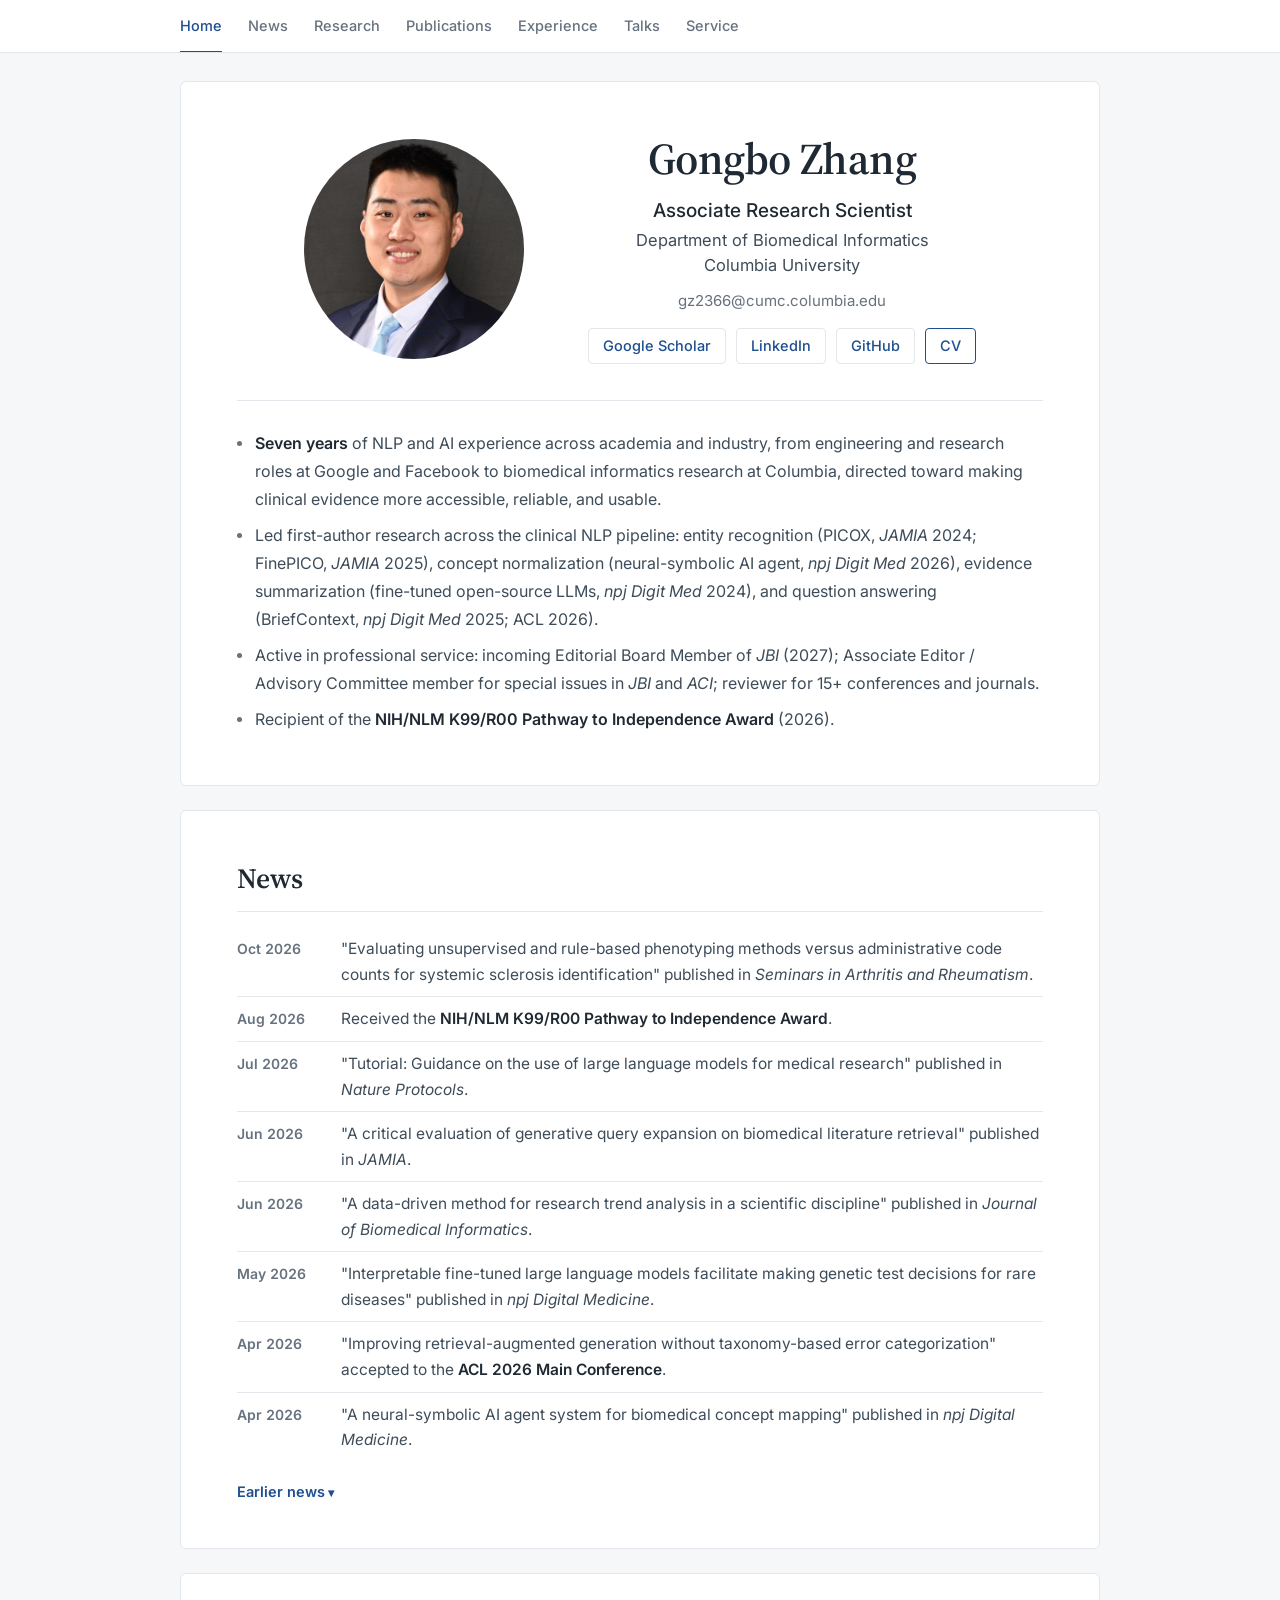
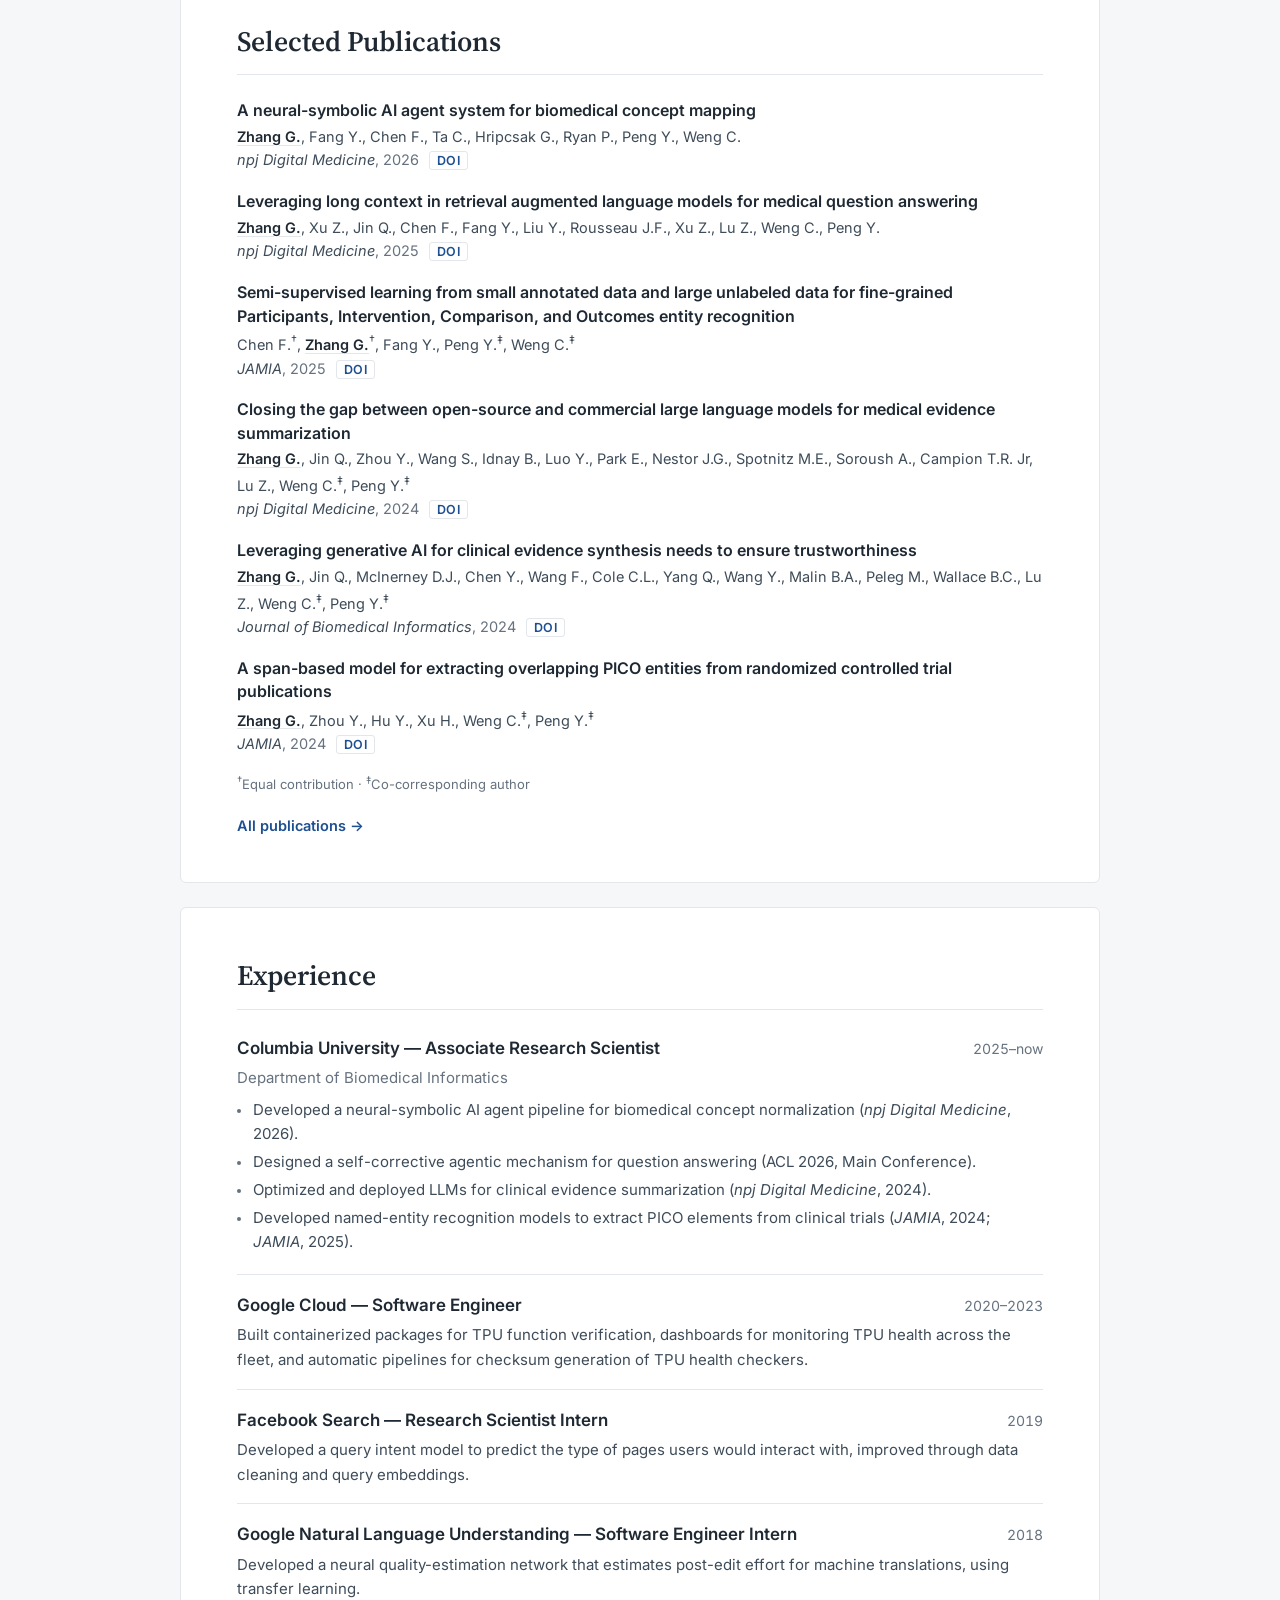
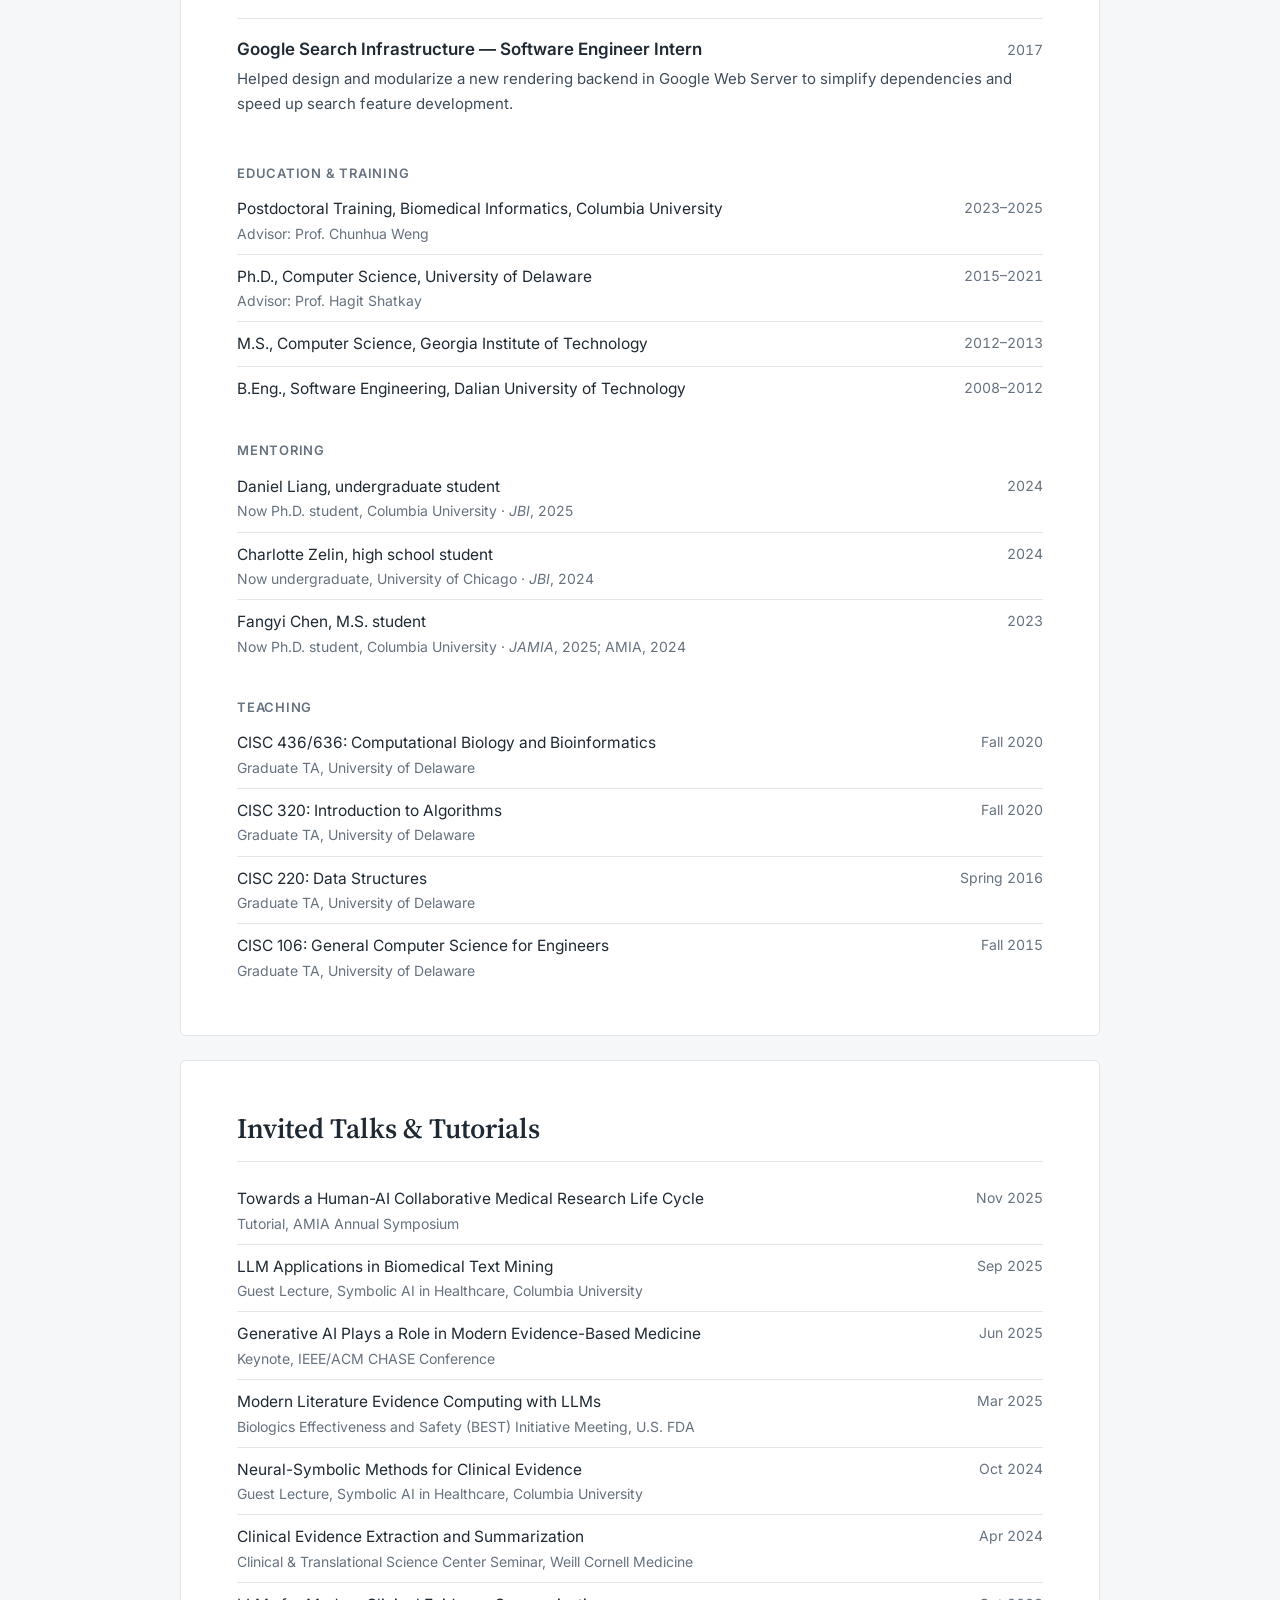
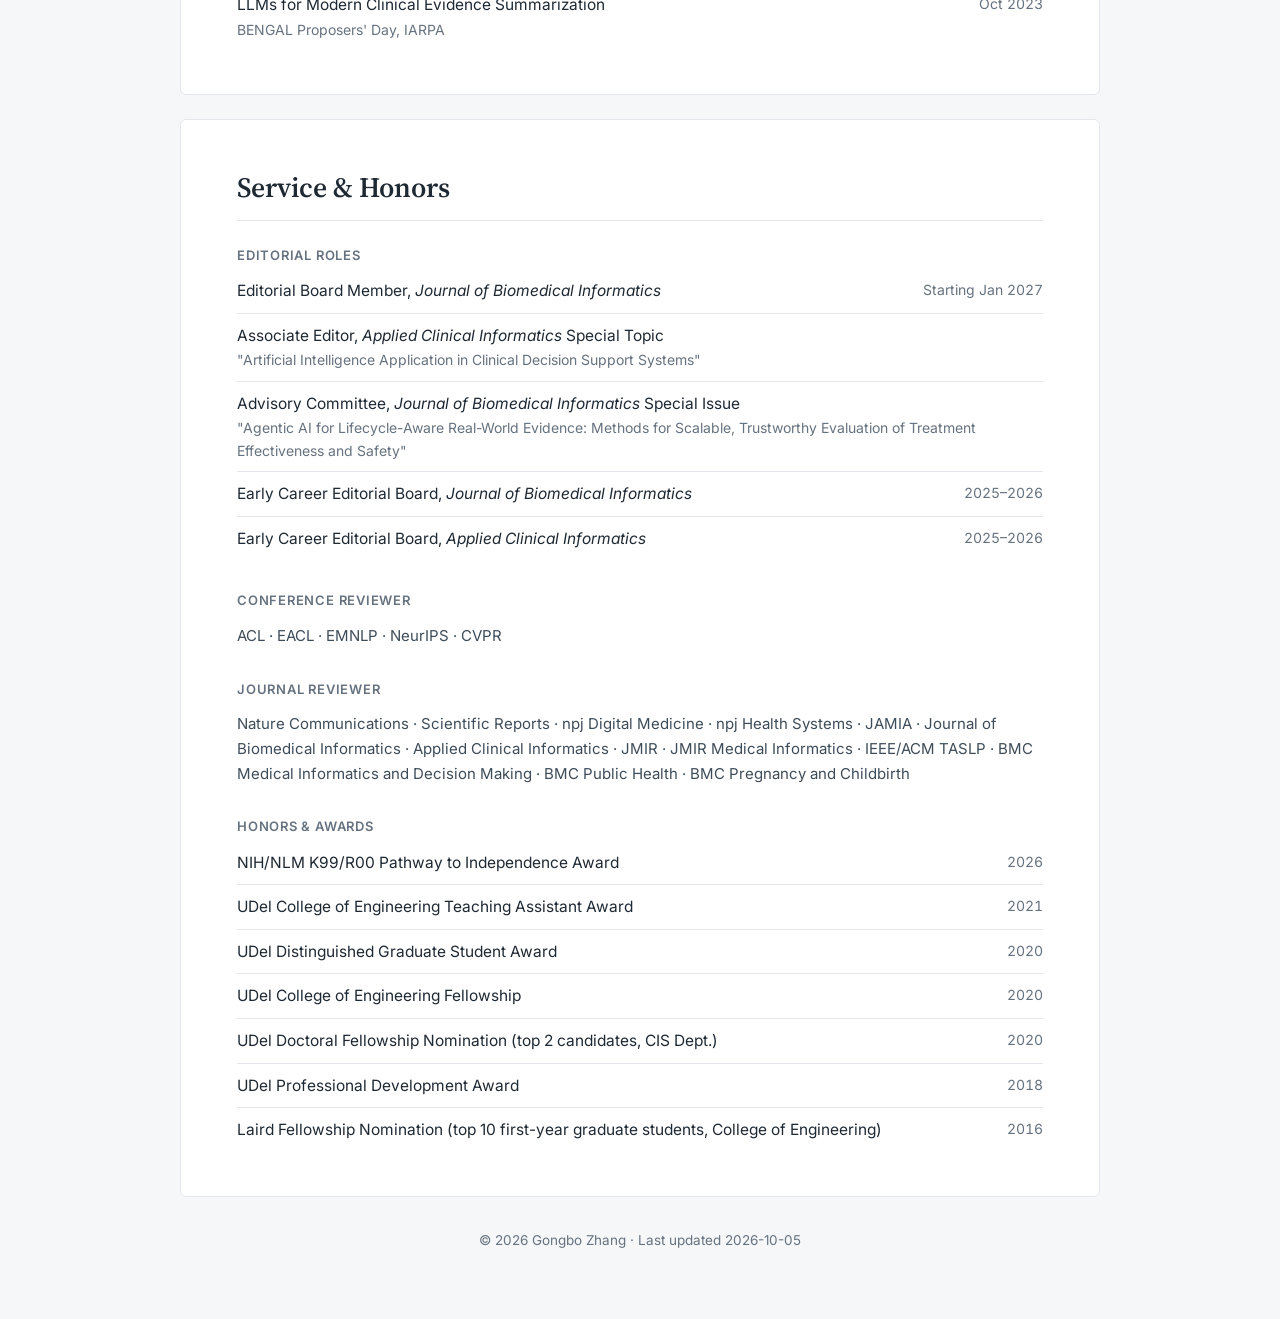
<file: index.html>
<!doctype html>
<html lang="en">
<head>
<meta charset="utf-8">
<meta name="viewport" content="width=device-width, initial-scale=1">
<title>Gongbo Zhang</title>
<meta name="description" content="Gongbo Zhang — Associate Research Scientist, Department of Biomedical Informatics, Columbia University. NLP, LLMs, and AI agents for clinical evidence.">
<link rel="preconnect" href="https://fonts.googleapis.com">
<link rel="preconnect" href="https://fonts.gstatic.com" crossorigin>
<link href="https://fonts.googleapis.com/css2?family=Inter:wght@400;500;600;700&family=Source+Serif+4:opsz,wght@8..60,600&display=swap" rel="stylesheet">
<link rel="stylesheet" href="style.css">
</head>
<body>

<nav>
  <div class="nav-inner">
    <a href="index.html" class="active" aria-current="page">Home</a>
    <a href="index.html#news">News</a>
    <a href="research.html">Research</a>
    <a href="publications.html">Publications</a>
    <a href="index.html#experience">Experience</a>
    <a href="index.html#talks">Talks</a>
    <a href="index.html#service">Service</a>
  </div>
</nav>

<div class="container">

  <header class="card hero" id="top">
    <div class="hero-content">
      <img class="profile" src="assets/images/gongbo_zhang.jpg" alt="Gongbo Zhang" width="240" height="240">
      <div class="hero-text">
        <h1>Gongbo Zhang</h1>
        <p class="subtitle">Associate Research Scientist</p>
        <p class="affil">Department of Biomedical Informatics<br>Columbia University</p>
        <p class="email"><a href="mailto:gz2366@cumc.columbia.edu">gz2366@cumc.columbia.edu</a></p>
        <div class="contact">
          <a href="https://scholar.google.com/citations?user=w2roLoUAAAAJ">Google Scholar</a>
          <a href="https://www.linkedin.com/in/gongbo-zhang/">LinkedIn</a>
          <a href="https://github.com/gzhang64">GitHub</a>
          <a class="btn-cv" href="assets/Gongbo_Zhang_CV.pdf" target="_blank" rel="noopener">CV</a>
        </div>
      </div>
    </div>
    <ul class="bio">
      <li><b>Seven years</b> of NLP and AI experience across academia and industry, from engineering and research roles at Google and Facebook to biomedical informatics research at Columbia, directed toward making clinical evidence more accessible, reliable, and usable.</li>
      <li>Led first-author research across the clinical NLP pipeline: entity recognition (PICOX, <i>JAMIA</i> 2024; FinePICO, <i>JAMIA</i> 2025), concept normalization (neural-symbolic AI agent, <i>npj Digit Med</i> 2026), evidence summarization (fine-tuned open-source LLMs, <i>npj Digit Med</i> 2024), and question answering (BriefContext, <i>npj Digit Med</i> 2025; ACL 2026).</li>
      <li>Active in professional service: incoming Editorial Board Member of <i>JBI</i> (2027); Associate Editor / Advisory Committee member for special issues in <i>JBI</i> and <i>ACI</i>; reviewer for 15+ conferences and journals.</li>
      <li>Recipient of the <b>NIH/NLM K99/R00 Pathway to Independence Award</b> (2026).</li>
    </ul>
  </header>

  <section class="card" id="news">
    <h2>News</h2>
    <ul class="news">
      <li><span class="when">Oct 2026</span><span class="what">"Evaluating unsupervised and rule-based phenotyping methods versus administrative code counts for systemic sclerosis identification" published in <i>Seminars in Arthritis and Rheumatism</i>.</span></li>
      <li><span class="when">Aug 2026</span><span class="what">Received the <b>NIH/NLM K99/R00 Pathway to Independence Award</b>.</span></li>
      <li><span class="when">Jul 2026</span><span class="what">"Tutorial: Guidance on the use of large language models for medical research" published in <i>Nature Protocols</i>.</span></li>
      <li><span class="when">Jun 2026</span><span class="what">"A critical evaluation of generative query expansion on biomedical literature retrieval" published in <i>JAMIA</i>.</span></li>
      <li><span class="when">Jun 2026</span><span class="what">"A data-driven method for research trend analysis in a scientific discipline" published in <i>Journal of Biomedical Informatics</i>.</span></li>
      <li><span class="when">May 2026</span><span class="what">"Interpretable fine-tuned large language models facilitate making genetic test decisions for rare diseases" published in <i>npj Digital Medicine</i>.</span></li>
      <li><span class="when">Apr 2026</span><span class="what">"Improving retrieval-augmented generation without taxonomy-based error categorization" accepted to the <b>ACL 2026 Main Conference</b>.</span></li>
      <li><span class="when">Apr 2026</span><span class="what">"A neural-symbolic AI agent system for biomedical concept mapping" published in <i>npj Digital Medicine</i>.</span></li>
    </ul>
    <details class="older-news">
      <summary>Earlier news</summary>
      <ul class="news">
        <li><span class="when">Apr 2026</span><span class="what">"CPGPrompt: Translating clinical guidelines into large language model-executable decision support" published in <i>JAMIA</i>.</span></li>
        <li><span class="when">Dec 2025</span><span class="what">"Scalable scientific interest profiling using large language models" published in <i>Journal of Biomedical Informatics</i>.</span></li>
        <li><span class="when">Nov 2025</span><span class="what">Tutorial "Towards a Human-AI Collaborative Medical Research Life Cycle" at the AMIA Annual Symposium.</span></li>
        <li><span class="when">Sep 2025</span><span class="what">"CLEAR: A vision to support clinical evidence lifecycle with continuous learning" published in <i>Journal of Biomedical Informatics</i>.</span></li>
        <li><span class="when">Aug 2025</span><span class="what">"EvidenceOutcomes: A dataset of clinical trial publications with clinically meaningful outcomes" presented at <i>MEDINFO 2025</i>.</span></li>
        <li><span class="when">Jul 2025</span><span class="what">"Natural language processing in support of evidence-based medicine: A scoping review" published in <i>Findings of ACL 2025</i>.</span></li>
        <li><span class="when">Jun 2025</span><span class="what">Keynote at the IEEE/ACM CHASE Conference.</span></li>
        <li><span class="when">May 2025</span><span class="what">"Leveraging long context in retrieval augmented language models for medical question answering" published in <i>npj Digital Medicine</i>.</span></li>
        <li><span class="when">Mar 2025</span><span class="what">"Semi-supervised learning from small annotated data and large unlabeled data for fine-grained PICO entity recognition" published in <i>JAMIA</i>.</span></li>
        <li><span class="when">Jan 2025</span><span class="what">"Mini-mental status examination phenotyping for Alzheimer's disease patients" published in <i>JAMIA</i>.</span></li>
      </ul>
    </details>
  </section>

  <section class="card" id="publications">
    <h2>Selected Publications</h2>
    <div class="pubs">
      <article class="pub">
        <h3>A neural-symbolic AI agent system for biomedical concept mapping</h3>
        <p class="authors"><strong>Zhang G.</strong>, Fang Y., Chen F., Ta C., Hripcsak G., Ryan P., Peng Y., Weng C.</p>
        <p class="venue"><i>npj Digital Medicine</i>, 2026 <a href="https://doi.org/10.1038/s41746-026-02594-6">DOI</a></p>
      </article>
      <article class="pub">
        <h3>Leveraging long context in retrieval augmented language models for medical question answering</h3>
        <p class="authors"><strong>Zhang G.</strong>, Xu Z., Jin Q., Chen F., Fang Y., Liu Y., Rousseau J.F., Xu Z., Lu Z., Weng C., Peng Y.</p>
        <p class="venue"><i>npj Digital Medicine</i>, 2025 <a href="https://doi.org/10.1038/s41746-025-01651-w">DOI</a></p>
      </article>
      <article class="pub">
        <h3>Semi-supervised learning from small annotated data and large unlabeled data for fine-grained Participants, Intervention, Comparison, and Outcomes entity recognition</h3>
        <p class="authors">Chen F.<sup>†</sup>, <strong>Zhang G.</strong><sup>†</sup>, Fang Y., Peng Y.<sup>‡</sup>, Weng C.<sup>‡</sup></p>
        <p class="venue"><i>JAMIA</i>, 2025 <a href="https://doi.org/10.1093/jamia/ocae326">DOI</a></p>
      </article>
      <article class="pub">
        <h3>Closing the gap between open-source and commercial large language models for medical evidence summarization</h3>
        <p class="authors"><strong>Zhang G.</strong>, Jin Q., Zhou Y., Wang S., Idnay B., Luo Y., Park E., Nestor J.G., Spotnitz M.E., Soroush A., Campion T.R. Jr, Lu Z., Weng C.<sup>‡</sup>, Peng Y.<sup>‡</sup></p>
        <p class="venue"><i>npj Digital Medicine</i>, 2024 <a href="https://doi.org/10.1038/s41746-024-01239-w">DOI</a></p>
      </article>
      <article class="pub">
        <h3>Leveraging generative AI for clinical evidence synthesis needs to ensure trustworthiness</h3>
        <p class="authors"><strong>Zhang G.</strong>, Jin Q., McInerney D.J., Chen Y., Wang F., Cole C.L., Yang Q., Wang Y., Malin B.A., Peleg M., Wallace B.C., Lu Z., Weng C.<sup>‡</sup>, Peng Y.<sup>‡</sup></p>
        <p class="venue"><i>Journal of Biomedical Informatics</i>, 2024 <a href="https://doi.org/10.1016/j.jbi.2024.104640">DOI</a></p>
      </article>
      <article class="pub">
        <h3>A span-based model for extracting overlapping PICO entities from randomized controlled trial publications</h3>
        <p class="authors"><strong>Zhang G.</strong>, Zhou Y., Hu Y., Xu H., Weng C.<sup>‡</sup>, Peng Y.<sup>‡</sup></p>
        <p class="venue"><i>JAMIA</i>, 2024 <a href="https://doi.org/10.1093/jamia/ocae065">DOI</a></p>
      </article>
    </div>

    <p class="note"><sup>†</sup>Equal contribution · <sup>‡</sup>Co-corresponding author</p>
    <p class="more"><a href="publications.html">All publications →</a></p>
  </section>

  <section class="card" id="experience">
    <h2>Experience</h2>
    <div class="item">
      <div class="item-head"><h3>Columbia University — Associate Research Scientist</h3><span class="years">2025–now</span></div>
      <p class="sub-line">Department of Biomedical Informatics</p>
      <ul class="bullets">
        <li>Developed a neural-symbolic AI agent pipeline for biomedical concept normalization (<i>npj Digital Medicine</i>, 2026).</li>
        <li>Designed a self-corrective agentic mechanism for question answering (ACL 2026, Main Conference).</li>
        <li>Optimized and deployed LLMs for clinical evidence summarization (<i>npj Digital Medicine</i>, 2024).</li>
        <li>Developed named-entity recognition models to extract PICO elements from clinical trials (<i>JAMIA</i>, 2024; <i>JAMIA</i>, 2025).</li>
      </ul>
    </div>
    <div class="item">
      <div class="item-head"><h3>Google Cloud — Software Engineer</h3><span class="years">2020–2023</span></div>
      <p>Built containerized packages for TPU function verification, dashboards for monitoring TPU health across the fleet, and automatic pipelines for checksum generation of TPU health checkers.</p>
    </div>
    <div class="item">
      <div class="item-head"><h3>Facebook Search — Research Scientist Intern</h3><span class="years">2019</span></div>
      <p>Developed a query intent model to predict the type of pages users would interact with, improved through data cleaning and query embeddings.</p>
    </div>
    <div class="item">
      <div class="item-head"><h3>Google Natural Language Understanding — Software Engineer Intern</h3><span class="years">2018</span></div>
      <p>Developed a neural quality-estimation network that estimates post-edit effort for machine translations, using transfer learning.</p>
    </div>
    <div class="item">
      <div class="item-head"><h3>Google Search Infrastructure — Software Engineer Intern</h3><span class="years">2017</span></div>
      <p>Helped design and modularize a new rendering backend in Google Web Server to simplify dependencies and speed up search feature development.</p>
    </div>

    <h3 class="label">Education &amp; Training</h3>
    <ul class="rows">
      <li><span>Postdoctoral Training, Biomedical Informatics, Columbia University<span class="sub">Advisor: Prof. Chunhua Weng</span></span><span class="r">2023–2025</span></li>
      <li><span>Ph.D., Computer Science, University of Delaware<span class="sub">Advisor: Prof. Hagit Shatkay</span></span><span class="r">2015–2021</span></li>
      <li><span>M.S., Computer Science, Georgia Institute of Technology</span><span class="r">2012–2013</span></li>
      <li><span>B.Eng., Software Engineering, Dalian University of Technology</span><span class="r">2008–2012</span></li>
    </ul>

    <h3 class="label">Mentoring</h3>
    <ul class="rows">
      <li><span>Daniel Liang, undergraduate student<span class="sub">Now Ph.D. student, Columbia University · <i>JBI</i>, 2025</span></span><span class="r">2024</span></li>
      <li><span>Charlotte Zelin, high school student<span class="sub">Now undergraduate, University of Chicago · <i>JBI</i>, 2024</span></span><span class="r">2024</span></li>
      <li><span>Fangyi Chen, M.S. student<span class="sub">Now Ph.D. student, Columbia University · <i>JAMIA</i>, 2025; AMIA, 2024</span></span><span class="r">2023</span></li>
    </ul>

    <h3 class="label">Teaching</h3>
    <ul class="rows">
      <li><span>CISC 436/636: Computational Biology and Bioinformatics<span class="sub">Graduate TA, University of Delaware</span></span><span class="r">Fall 2020</span></li>
      <li><span>CISC 320: Introduction to Algorithms<span class="sub">Graduate TA, University of Delaware</span></span><span class="r">Fall 2020</span></li>
      <li><span>CISC 220: Data Structures<span class="sub">Graduate TA, University of Delaware</span></span><span class="r">Spring 2016</span></li>
      <li><span>CISC 106: General Computer Science for Engineers<span class="sub">Graduate TA, University of Delaware</span></span><span class="r">Fall 2015</span></li>
    </ul>
  </section>

  <section class="card" id="talks">
    <h2>Invited Talks &amp; Tutorials</h2>
    <ul class="rows">
      <li><span>Towards a Human-AI Collaborative Medical Research Life Cycle<span class="sub">Tutorial, AMIA Annual Symposium</span></span><span class="r">Nov 2025</span></li>
      <li><span>LLM Applications in Biomedical Text Mining<span class="sub">Guest Lecture, Symbolic AI in Healthcare, Columbia University</span></span><span class="r">Sep 2025</span></li>
      <li><span>Generative AI Plays a Role in Modern Evidence-Based Medicine<span class="sub">Keynote, IEEE/ACM CHASE Conference</span></span><span class="r">Jun 2025</span></li>
      <li><span>Modern Literature Evidence Computing with LLMs<span class="sub">Biologics Effectiveness and Safety (BEST) Initiative Meeting, U.S. FDA</span></span><span class="r">Mar 2025</span></li>
      <li><span>Neural-Symbolic Methods for Clinical Evidence<span class="sub">Guest Lecture, Symbolic AI in Healthcare, Columbia University</span></span><span class="r">Oct 2024</span></li>
      <li><span>Clinical Evidence Extraction and Summarization<span class="sub">Clinical &amp; Translational Science Center Seminar, Weill Cornell Medicine</span></span><span class="r">Apr 2024</span></li>
      <li><span>LLMs for Modern Clinical Evidence Summarization<span class="sub">BENGAL Proposers' Day, IARPA</span></span><span class="r">Oct 2023</span></li>
    </ul>
  </section>

  <section class="card" id="service">
    <h2>Service &amp; Honors</h2>
    <h3 class="label">Editorial Roles</h3>
    <ul class="rows">
      <li><span>Editorial Board Member, <i>Journal of Biomedical Informatics</i></span><span class="r">Starting Jan 2027</span></li>
      <li><span>Associate Editor, <i>Applied Clinical Informatics</i> Special Topic<span class="sub">"Artificial Intelligence Application in Clinical Decision Support Systems"</span></span></li>
      <li><span>Advisory Committee, <i>Journal of Biomedical Informatics</i> Special Issue<span class="sub">"Agentic AI for Lifecycle-Aware Real-World Evidence: Methods for Scalable, Trustworthy Evaluation of Treatment Effectiveness and Safety"</span></span></li>
      <li><span>Early Career Editorial Board, <i>Journal of Biomedical Informatics</i></span><span class="r">2025–2026</span></li>
      <li><span>Early Career Editorial Board, <i>Applied Clinical Informatics</i></span><span class="r">2025–2026</span></li>
    </ul>

    <h3 class="label">Conference Reviewer</h3>
    <p class="muted">ACL · EACL · EMNLP · NeurIPS · CVPR</p>

    <h3 class="label">Journal Reviewer</h3>
    <p class="muted">
      Nature Communications · Scientific Reports · npj Digital Medicine · npj Health Systems · JAMIA ·
      Journal of Biomedical Informatics · Applied Clinical Informatics · JMIR · JMIR Medical Informatics ·
      IEEE/ACM TASLP · BMC Medical Informatics and Decision Making · BMC Public Health · BMC Pregnancy and Childbirth
    </p>

    <h3 class="label">Honors &amp; Awards</h3>
    <ul class="rows">
      <li><span>NIH/NLM K99/R00 Pathway to Independence Award</span><span class="r">2026</span></li>
      <li><span>UDel College of Engineering Teaching Assistant Award</span><span class="r">2021</span></li>
      <li><span>UDel Distinguished Graduate Student Award</span><span class="r">2020</span></li>
      <li><span>UDel College of Engineering Fellowship</span><span class="r">2020</span></li>
      <li><span>UDel Doctoral Fellowship Nomination (top 2 candidates, CIS Dept.)</span><span class="r">2020</span></li>
      <li><span>UDel Professional Development Award</span><span class="r">2018</span></li>
      <li><span>Laird Fellowship Nomination (top 10 first-year graduate students, College of Engineering)</span><span class="r">2016</span></li>
    </ul>
  </section>

  <footer>
    <p>© 2026 Gongbo Zhang · Last updated 2026-10-05</p>
    <div class="visitor-globe" aria-label="Visitor map">
      <script type="text/javascript" id="mmvst_globe" src="https://mapmyvisitors.com/globe.js?d=8Wr81EtxMcpVW4ysAyfuJwIwxNrKg1kEj8-LNkrEsXg"></script>
    </div>
    <script>
      // The widget wraps the globe in a link to mapmyvisitors.com; keep clicks on the page.
      document.querySelector(".visitor-globe").addEventListener("click", function (e) {
        if (e.target.closest("a")) e.preventDefault();
      }, true);
    </script>
  </footer>
</div>
</body>
</html>
</file>
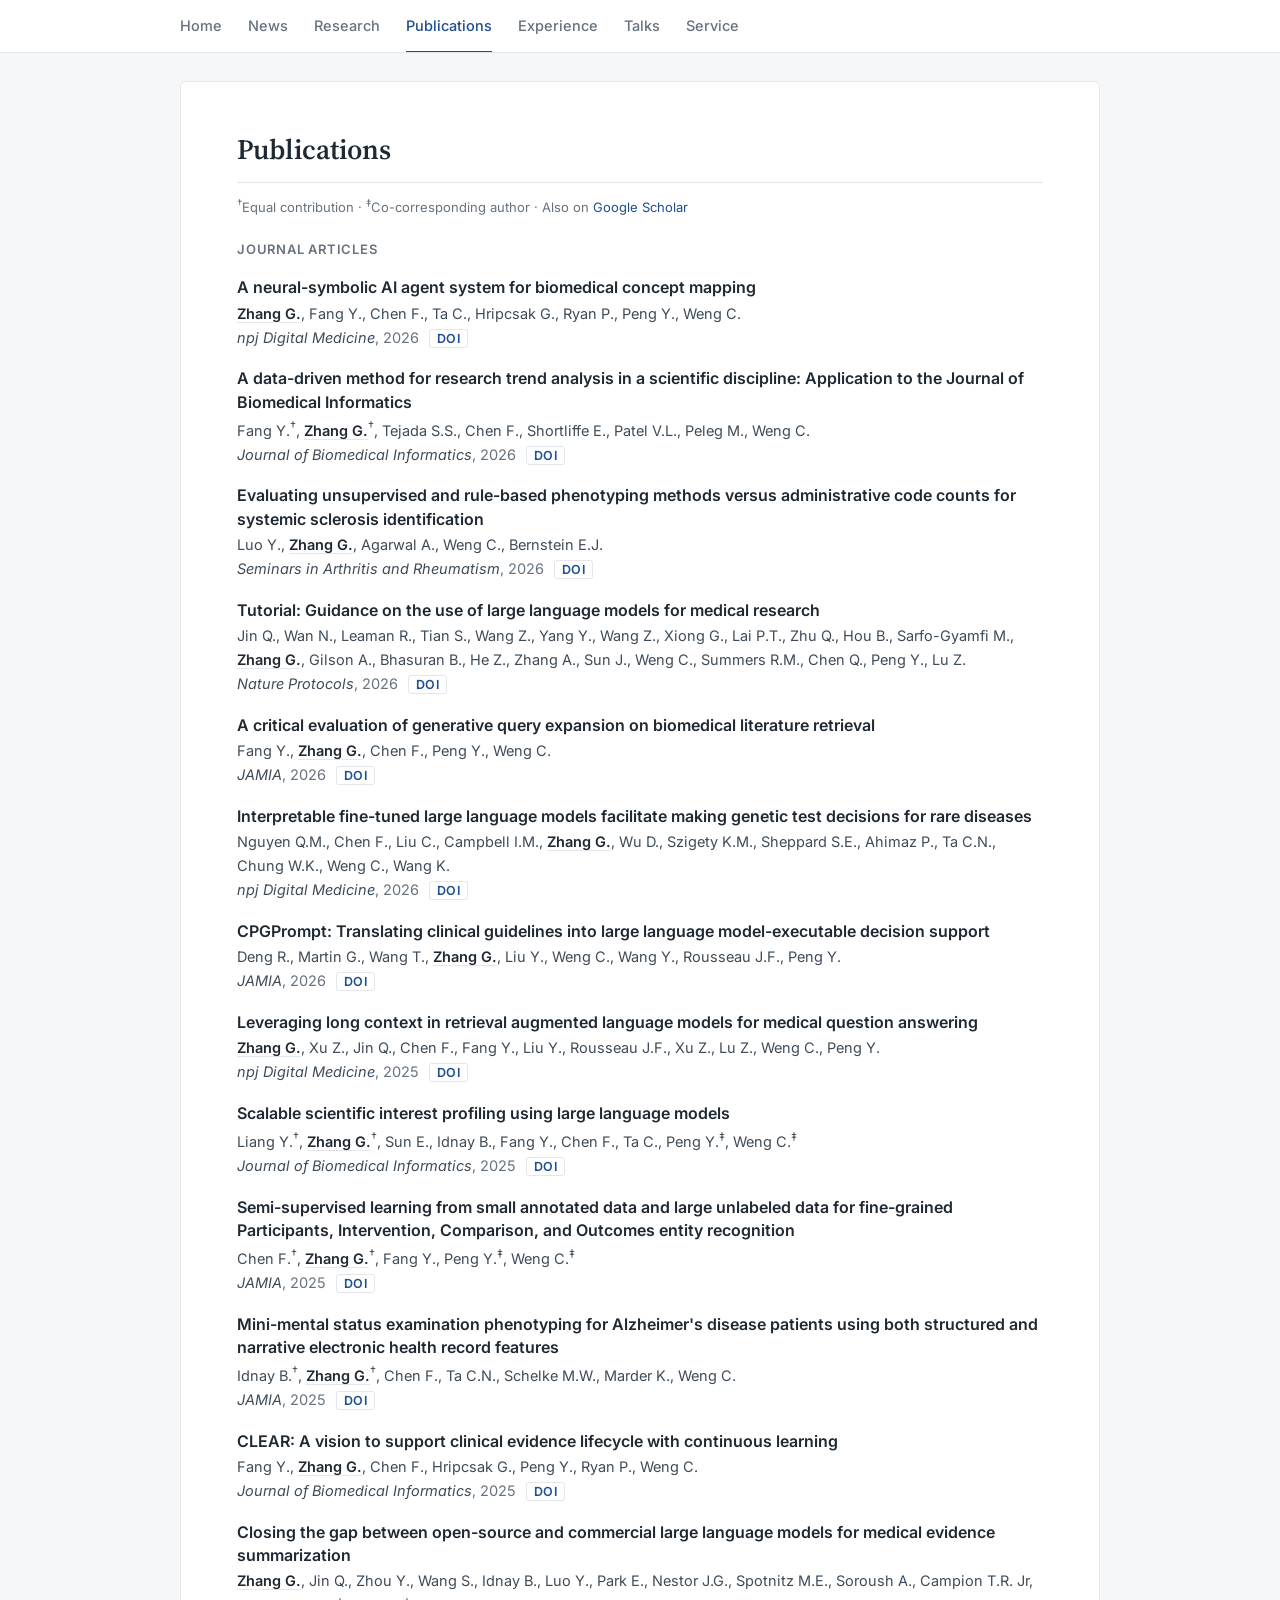
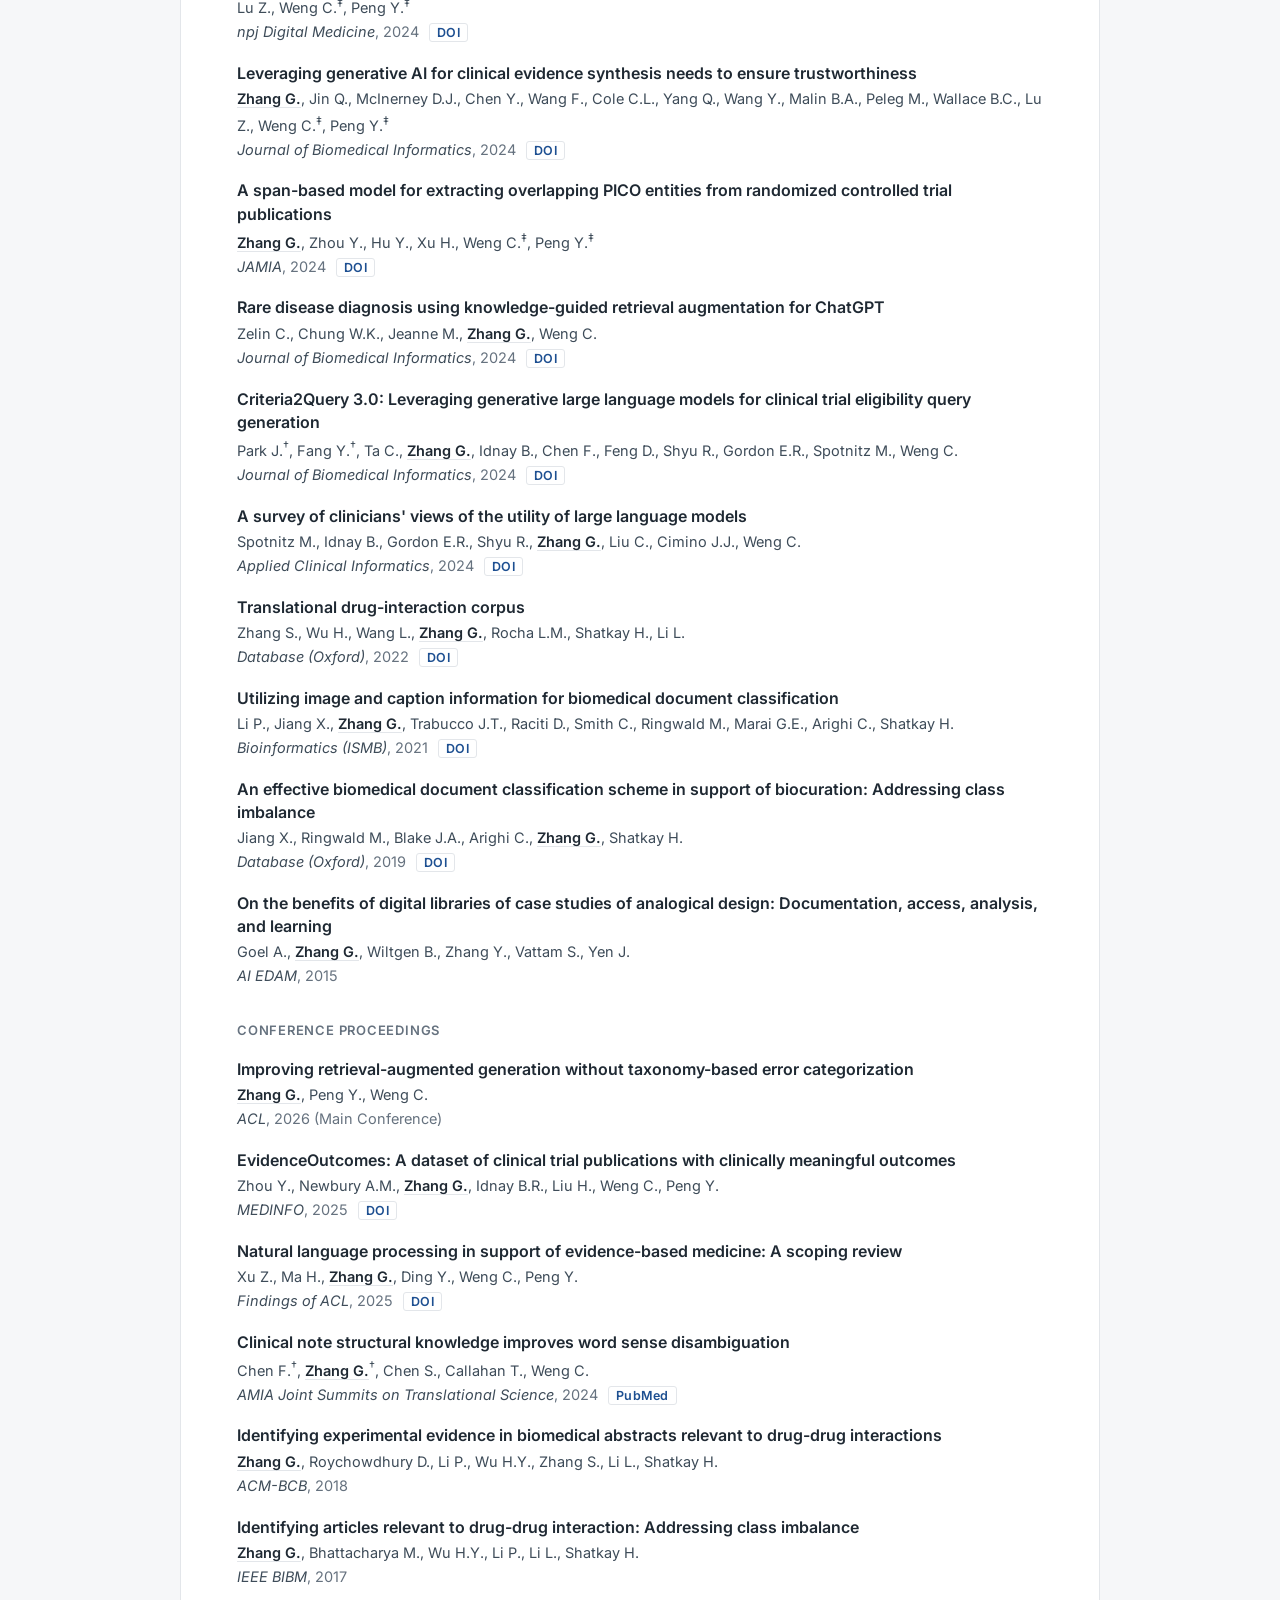
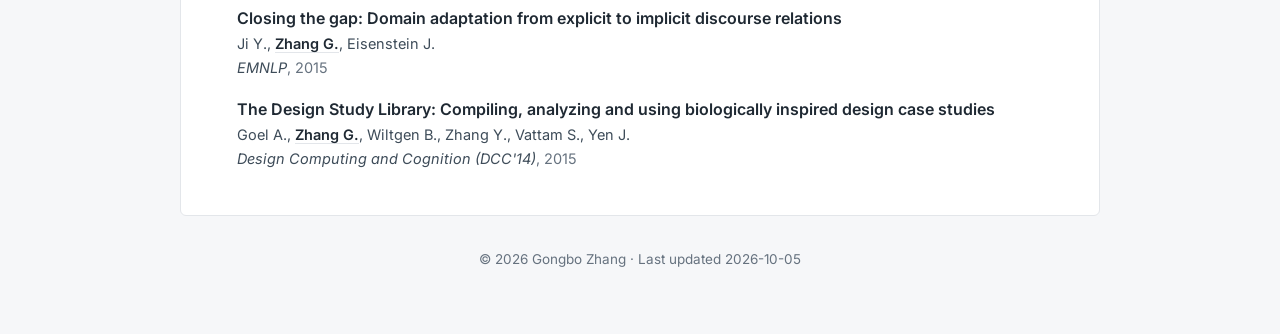
<file: publications.html>
<!doctype html>
<html lang="en">
<head>
<meta charset="utf-8">
<meta name="viewport" content="width=device-width, initial-scale=1">
<title>Publications · Gongbo Zhang</title>
<meta name="description" content="Gongbo Zhang — Associate Research Scientist, Department of Biomedical Informatics, Columbia University. Full publication list.">
<link rel="preconnect" href="https://fonts.googleapis.com">
<link rel="preconnect" href="https://fonts.gstatic.com" crossorigin>
<link href="https://fonts.googleapis.com/css2?family=Inter:wght@400;500;600;700&family=Source+Serif+4:opsz,wght@8..60,600&display=swap" rel="stylesheet">
<link rel="stylesheet" href="style.css">
</head>
<body>

<nav>
  <div class="nav-inner">
    <a href="index.html">Home</a>
    <a href="index.html#news">News</a>
    <a href="research.html">Research</a>
    <a href="publications.html" class="active" aria-current="page">Publications</a>
    <a href="index.html#experience">Experience</a>
    <a href="index.html#talks">Talks</a>
    <a href="index.html#service">Service</a>
  </div>
</nav>

<div class="container">

  <section class="card" id="publications">
    <h2>Publications</h2>
    <p class="note"><sup>†</sup>Equal contribution · <sup>‡</sup>Co-corresponding author · Also on <a href="https://scholar.google.com/citations?user=w2roLoUAAAAJ">Google Scholar</a></p>

      <h3 class="pub-group">Journal Articles</h3>
      <div class="pubs">
        <article class="pub">
          <h3>A neural-symbolic AI agent system for biomedical concept mapping</h3>
          <p class="authors"><strong>Zhang G.</strong>, Fang Y., Chen F., Ta C., Hripcsak G., Ryan P., Peng Y., Weng C.</p>
          <p class="venue"><i>npj Digital Medicine</i>, 2026 <a href="https://doi.org/10.1038/s41746-026-02594-6">DOI</a></p>
        </article>
        <article class="pub">
          <h3>A data-driven method for research trend analysis in a scientific discipline: Application to the Journal of Biomedical Informatics</h3>
          <p class="authors">Fang Y.<sup>†</sup>, <strong>Zhang G.</strong><sup>†</sup>, Tejada S.S., Chen F., Shortliffe E., Patel V.L., Peleg M., Weng C.</p>
          <p class="venue"><i>Journal of Biomedical Informatics</i>, 2026 <a href="https://doi.org/10.1016/j.jbi.2026.105013">DOI</a></p>
        </article>
        <article class="pub">
          <h3>Evaluating unsupervised and rule-based phenotyping methods versus administrative code counts for systemic sclerosis identification</h3>
          <p class="authors">Luo Y., <strong>Zhang G.</strong>, Agarwal A., Weng C., Bernstein E.J.</p>
          <p class="venue"><i>Seminars in Arthritis and Rheumatism</i>, 2026 <a href="https://doi.org/10.1016/j.semarthrit.2026.153033">DOI</a></p>
        </article>
        <article class="pub">
          <h3>Tutorial: Guidance on the use of large language models for medical research</h3>
          <p class="authors">Jin Q., Wan N., Leaman R., Tian S., Wang Z., Yang Y., Wang Z., Xiong G., Lai P.T., Zhu Q., Hou B., Sarfo-Gyamfi M., <strong>Zhang G.</strong>, Gilson A., Bhasuran B., He Z., Zhang A., Sun J., Weng C., Summers R.M., Chen Q., Peng Y., Lu Z.</p>
          <p class="venue"><i>Nature Protocols</i>, 2026 <a href="https://doi.org/10.1038/s41596-026-01408-z">DOI</a></p>
        </article>
        <article class="pub">
          <h3>A critical evaluation of generative query expansion on biomedical literature retrieval</h3>
          <p class="authors">Fang Y., <strong>Zhang G.</strong>, Chen F., Peng Y., Weng C.</p>
          <p class="venue"><i>JAMIA</i>, 2026 <a href="https://doi.org/10.1093/jamia/ocag037">DOI</a></p>
        </article>
        <article class="pub">
          <h3>Interpretable fine-tuned large language models facilitate making genetic test decisions for rare diseases</h3>
          <p class="authors">Nguyen Q.M., Chen F., Liu C., Campbell I.M., <strong>Zhang G.</strong>, Wu D., Szigety K.M., Sheppard S.E., Ahimaz P., Ta C.N., Chung W.K., Weng C., Wang K.</p>
          <p class="venue"><i>npj Digital Medicine</i>, 2026 <a href="https://doi.org/10.1038/s41746-026-02733-z">DOI</a></p>
        </article>
        <article class="pub">
          <h3>CPGPrompt: Translating clinical guidelines into large language model-executable decision support</h3>
          <p class="authors">Deng R., Martin G., Wang T., <strong>Zhang G.</strong>, Liu Y., Weng C., Wang Y., Rousseau J.F., Peng Y.</p>
          <p class="venue"><i>JAMIA</i>, 2026 <a href="https://doi.org/10.1093/jamia/ocag026">DOI</a></p>
        </article>
        <article class="pub">
          <h3>Leveraging long context in retrieval augmented language models for medical question answering</h3>
          <p class="authors"><strong>Zhang G.</strong>, Xu Z., Jin Q., Chen F., Fang Y., Liu Y., Rousseau J.F., Xu Z., Lu Z., Weng C., Peng Y.</p>
          <p class="venue"><i>npj Digital Medicine</i>, 2025 <a href="https://doi.org/10.1038/s41746-025-01651-w">DOI</a></p>
        </article>
        <article class="pub">
          <h3>Scalable scientific interest profiling using large language models</h3>
          <p class="authors">Liang Y.<sup>†</sup>, <strong>Zhang G.</strong><sup>†</sup>, Sun E., Idnay B., Fang Y., Chen F., Ta C., Peng Y.<sup>‡</sup>, Weng C.<sup>‡</sup></p>
          <p class="venue"><i>Journal of Biomedical Informatics</i>, 2025 <a href="https://doi.org/10.1016/j.jbi.2025.104949">DOI</a></p>
        </article>
        <article class="pub">
          <h3>Semi-supervised learning from small annotated data and large unlabeled data for fine-grained Participants, Intervention, Comparison, and Outcomes entity recognition</h3>
          <p class="authors">Chen F.<sup>†</sup>, <strong>Zhang G.</strong><sup>†</sup>, Fang Y., Peng Y.<sup>‡</sup>, Weng C.<sup>‡</sup></p>
          <p class="venue"><i>JAMIA</i>, 2025 <a href="https://doi.org/10.1093/jamia/ocae326">DOI</a></p>
        </article>
        <article class="pub">
          <h3>Mini-mental status examination phenotyping for Alzheimer's disease patients using both structured and narrative electronic health record features</h3>
          <p class="authors">Idnay B.<sup>†</sup>, <strong>Zhang G.</strong><sup>†</sup>, Chen F., Ta C.N., Schelke M.W., Marder K., Weng C.</p>
          <p class="venue"><i>JAMIA</i>, 2025 <a href="https://doi.org/10.1093/jamia/ocae274">DOI</a></p>
        </article>
        <article class="pub">
          <h3>CLEAR: A vision to support clinical evidence lifecycle with continuous learning</h3>
          <p class="authors">Fang Y., <strong>Zhang G.</strong>, Chen F., Hripcsak G., Peng Y., Ryan P., Weng C.</p>
          <p class="venue"><i>Journal of Biomedical Informatics</i>, 2025 <a href="https://doi.org/10.1016/j.jbi.2025.104884">DOI</a></p>
        </article>
        <article class="pub">
          <h3>Closing the gap between open-source and commercial large language models for medical evidence summarization</h3>
          <p class="authors"><strong>Zhang G.</strong>, Jin Q., Zhou Y., Wang S., Idnay B., Luo Y., Park E., Nestor J.G., Spotnitz M.E., Soroush A., Campion T.R. Jr, Lu Z., Weng C.<sup>‡</sup>, Peng Y.<sup>‡</sup></p>
          <p class="venue"><i>npj Digital Medicine</i>, 2024 <a href="https://doi.org/10.1038/s41746-024-01239-w">DOI</a></p>
        </article>
        <article class="pub">
          <h3>Leveraging generative AI for clinical evidence synthesis needs to ensure trustworthiness</h3>
          <p class="authors"><strong>Zhang G.</strong>, Jin Q., McInerney D.J., Chen Y., Wang F., Cole C.L., Yang Q., Wang Y., Malin B.A., Peleg M., Wallace B.C., Lu Z., Weng C.<sup>‡</sup>, Peng Y.<sup>‡</sup></p>
          <p class="venue"><i>Journal of Biomedical Informatics</i>, 2024 <a href="https://doi.org/10.1016/j.jbi.2024.104640">DOI</a></p>
        </article>
        <article class="pub">
          <h3>A span-based model for extracting overlapping PICO entities from randomized controlled trial publications</h3>
          <p class="authors"><strong>Zhang G.</strong>, Zhou Y., Hu Y., Xu H., Weng C.<sup>‡</sup>, Peng Y.<sup>‡</sup></p>
          <p class="venue"><i>JAMIA</i>, 2024 <a href="https://doi.org/10.1093/jamia/ocae065">DOI</a></p>
        </article>
        <article class="pub">
          <h3>Rare disease diagnosis using knowledge-guided retrieval augmentation for ChatGPT</h3>
          <p class="authors">Zelin C., Chung W.K., Jeanne M., <strong>Zhang G.</strong>, Weng C.</p>
          <p class="venue"><i>Journal of Biomedical Informatics</i>, 2024 <a href="https://doi.org/10.1016/j.jbi.2024.104702">DOI</a></p>
        </article>
        <article class="pub">
          <h3>Criteria2Query 3.0: Leveraging generative large language models for clinical trial eligibility query generation</h3>
          <p class="authors">Park J.<sup>†</sup>, Fang Y.<sup>†</sup>, Ta C., <strong>Zhang G.</strong>, Idnay B., Chen F., Feng D., Shyu R., Gordon E.R., Spotnitz M., Weng C.</p>
          <p class="venue"><i>Journal of Biomedical Informatics</i>, 2024 <a href="https://doi.org/10.1016/j.jbi.2024.104649">DOI</a></p>
        </article>
        <article class="pub">
          <h3>A survey of clinicians' views of the utility of large language models</h3>
          <p class="authors">Spotnitz M., Idnay B., Gordon E.R., Shyu R., <strong>Zhang G.</strong>, Liu C., Cimino J.J., Weng C.</p>
          <p class="venue"><i>Applied Clinical Informatics</i>, 2024 <a href="https://doi.org/10.1055/a-2281-7092">DOI</a></p>
        </article>
        <article class="pub">
          <h3>Translational drug-interaction corpus</h3>
          <p class="authors">Zhang S., Wu H., Wang L., <strong>Zhang G.</strong>, Rocha L.M., Shatkay H., Li L.</p>
          <p class="venue"><i>Database (Oxford)</i>, 2022 <a href="https://doi.org/10.1093/database/baac031">DOI</a></p>
        </article>
        <article class="pub">
          <h3>Utilizing image and caption information for biomedical document classification</h3>
          <p class="authors">Li P., Jiang X., <strong>Zhang G.</strong>, Trabucco J.T., Raciti D., Smith C., Ringwald M., Marai G.E., Arighi C., Shatkay H.</p>
          <p class="venue"><i>Bioinformatics (ISMB)</i>, 2021 <a href="https://doi.org/10.1093/bioinformatics/btab331">DOI</a></p>
        </article>
        <article class="pub">
          <h3>An effective biomedical document classification scheme in support of biocuration: Addressing class imbalance</h3>
          <p class="authors">Jiang X., Ringwald M., Blake J.A., Arighi C., <strong>Zhang G.</strong>, Shatkay H.</p>
          <p class="venue"><i>Database (Oxford)</i>, 2019 <a href="https://doi.org/10.1093/database/baz045">DOI</a></p>
        </article>
        <article class="pub">
          <h3>On the benefits of digital libraries of case studies of analogical design: Documentation, access, analysis, and learning</h3>
          <p class="authors">Goel A., <strong>Zhang G.</strong>, Wiltgen B., Zhang Y., Vattam S., Yen J.</p>
          <p class="venue"><i>AI EDAM</i>, 2015</p>
        </article>
      </div>

      <h3 class="pub-group">Conference Proceedings</h3>
      <div class="pubs">
        <article class="pub">
          <h3>Improving retrieval-augmented generation without taxonomy-based error categorization</h3>
          <p class="authors"><strong>Zhang G.</strong>, Peng Y., Weng C.</p>
          <p class="venue"><i>ACL</i>, 2026 (Main Conference)</p>
        </article>
        <article class="pub">
          <h3>EvidenceOutcomes: A dataset of clinical trial publications with clinically meaningful outcomes</h3>
          <p class="authors">Zhou Y., Newbury A.M., <strong>Zhang G.</strong>, Idnay B.R., Liu H., Weng C., Peng Y.</p>
          <p class="venue"><i>MEDINFO</i>, 2025 <a href="https://doi.org/10.3233/SHTI250935">DOI</a></p>
        </article>
        <article class="pub">
          <h3>Natural language processing in support of evidence-based medicine: A scoping review</h3>
          <p class="authors">Xu Z., Ma H., <strong>Zhang G.</strong>, Ding Y., Weng C., Peng Y.</p>
          <p class="venue"><i>Findings of ACL</i>, 2025 <a href="https://doi.org/10.18653/v1/2025.findings-acl.1103">DOI</a></p>
        </article>
        <article class="pub">
          <h3>Clinical note structural knowledge improves word sense disambiguation</h3>
          <p class="authors">Chen F.<sup>†</sup>, <strong>Zhang G.</strong><sup>†</sup>, Chen S., Callahan T., Weng C.</p>
          <p class="venue"><i>AMIA Joint Summits on Translational Science</i>, 2024 <a href="https://pubmed.ncbi.nlm.nih.gov/38827062/">PubMed</a></p>
        </article>
        <article class="pub">
          <h3>Identifying experimental evidence in biomedical abstracts relevant to drug-drug interactions</h3>
          <p class="authors"><strong>Zhang G.</strong>, Roychowdhury D., Li P., Wu H.Y., Zhang S., Li L., Shatkay H.</p>
          <p class="venue"><i>ACM-BCB</i>, 2018</p>
        </article>
        <article class="pub">
          <h3>Identifying articles relevant to drug-drug interaction: Addressing class imbalance</h3>
          <p class="authors"><strong>Zhang G.</strong>, Bhattacharya M., Wu H.Y., Li P., Li L., Shatkay H.</p>
          <p class="venue"><i>IEEE BIBM</i>, 2017</p>
        </article>
        <article class="pub">
          <h3>Closing the gap: Domain adaptation from explicit to implicit discourse relations</h3>
          <p class="authors">Ji Y., <strong>Zhang G.</strong>, Eisenstein J.</p>
          <p class="venue"><i>EMNLP</i>, 2015</p>
        </article>
        <article class="pub">
          <h3>The Design Study Library: Compiling, analyzing and using biologically inspired design case studies</h3>
          <p class="authors">Goel A., <strong>Zhang G.</strong>, Wiltgen B., Zhang Y., Vattam S., Yen J.</p>
          <p class="venue"><i>Design Computing and Cognition (DCC'14)</i>, 2015</p>
        </article>
      </div>
  </section>

  <footer>© 2026 Gongbo Zhang · Last updated 2026-10-05</footer>
</div>
</body>
</html>
</file>
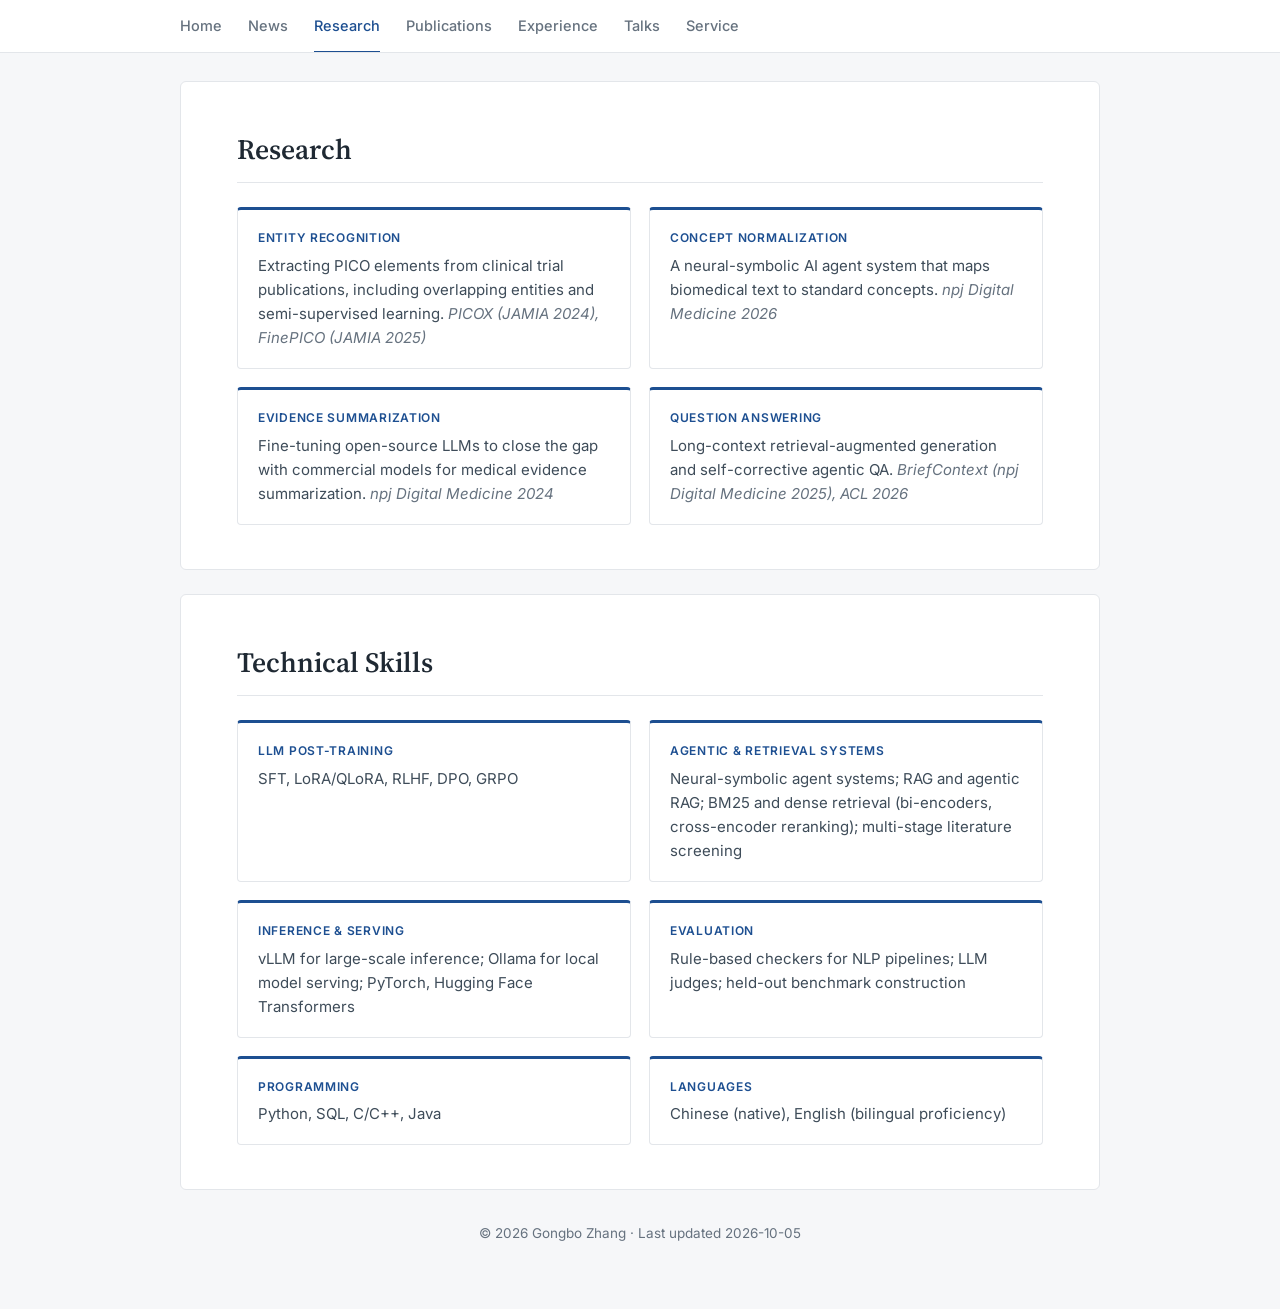
<file: research.html>
<!doctype html>
<html lang="en">
<head>
<meta charset="utf-8">
<meta name="viewport" content="width=device-width, initial-scale=1">
<title>Research · Gongbo Zhang</title>
<meta name="description" content="Gongbo Zhang — Associate Research Scientist, Department of Biomedical Informatics, Columbia University. Research areas and technical skills.">
<link rel="preconnect" href="https://fonts.googleapis.com">
<link rel="preconnect" href="https://fonts.gstatic.com" crossorigin>
<link href="https://fonts.googleapis.com/css2?family=Inter:wght@400;500;600;700&family=Source+Serif+4:opsz,wght@8..60,600&display=swap" rel="stylesheet">
<link rel="stylesheet" href="style.css">
</head>
<body>

<nav>
  <div class="nav-inner">
    <a href="index.html">Home</a>
    <a href="index.html#news">News</a>
    <a href="research.html" class="active" aria-current="page">Research</a>
    <a href="publications.html">Publications</a>
    <a href="index.html#experience">Experience</a>
    <a href="index.html#talks">Talks</a>
    <a href="index.html#service">Service</a>
  </div>
</nav>

<div class="container">

  <section class="card" id="research">
    <h2>Research</h2>
    <div class="grid">
      <div class="grid-item">
        <div class="tag">Entity recognition</div>
        <p>Extracting PICO elements from clinical trial publications, including overlapping entities and semi-supervised learning. <i>PICOX (JAMIA 2024), FinePICO (JAMIA 2025)</i></p>
      </div>
      <div class="grid-item">
        <div class="tag">Concept normalization</div>
        <p>A neural-symbolic AI agent system that maps biomedical text to standard concepts. <i>npj Digital Medicine 2026</i></p>
      </div>
      <div class="grid-item">
        <div class="tag">Evidence summarization</div>
        <p>Fine-tuning open-source LLMs to close the gap with commercial models for medical evidence summarization. <i>npj Digital Medicine 2024</i></p>
      </div>
      <div class="grid-item">
        <div class="tag">Question answering</div>
        <p>Long-context retrieval-augmented generation and self-corrective agentic QA. <i>BriefContext (npj Digital Medicine 2025), ACL 2026</i></p>
      </div>
    </div>
  </section>

  <section class="card" id="skills">
    <h2>Technical Skills</h2>
    <div class="grid">
      <div class="grid-item">
        <div class="tag">LLM post-training</div>
        <p>SFT, LoRA/QLoRA, RLHF, DPO, GRPO</p>
      </div>
      <div class="grid-item">
        <div class="tag">Agentic &amp; retrieval systems</div>
        <p>Neural-symbolic agent systems; RAG and agentic RAG; BM25 and dense retrieval (bi-encoders, cross-encoder reranking); multi-stage literature screening</p>
      </div>
      <div class="grid-item">
        <div class="tag">Inference &amp; serving</div>
        <p>vLLM for large-scale inference; Ollama for local model serving; PyTorch, Hugging Face Transformers</p>
      </div>
      <div class="grid-item">
        <div class="tag">Evaluation</div>
        <p>Rule-based checkers for NLP pipelines; LLM judges; held-out benchmark construction</p>
      </div>
      <div class="grid-item">
        <div class="tag">Programming</div>
        <p>Python, SQL, C/C++, Java</p>
      </div>
      <div class="grid-item">
        <div class="tag">Languages</div>
        <p>Chinese (native), English (bilingual proficiency)</p>
      </div>
    </div>
  </section>

  <footer>© 2026 Gongbo Zhang · Last updated 2026-10-05</footer>
</div>
</body>
</html>
</file>
<file: style.css>
/* Shared styles for gzhang64.github.io */
:root {
  --primary: #1d4f91;          /* deep academic blue */
  --primary-hover: #12355f;
  --primary-soft: #eef3f9;
  --text-dark: #1f2933;
  --text-body: #3e4c59;
  --text-light: #66727f;
  --bg: #f6f7f9;
  --card: #ffffff;
  --border: #e3e6ea;
  --serif: "Source Serif 4", Georgia, "Times New Roman", serif;
  --sans: "Inter", -apple-system, BlinkMacSystemFont, "Segoe UI", sans-serif;
}
@media (prefers-color-scheme: dark) {
  :root:not([data-theme="light"]) {
    --primary: #8fb4e3;
    --primary-hover: #b8d0ee;
    --primary-soft: #1a2433;
    --text-dark: #e6e8eb;
    --text-body: #c3c9d0;
    --text-light: #939ba5;
    --bg: #101317;
    --card: #171b21;
    --border: #2a3038;
  }
}
:root[data-theme="dark"] {
  --primary: #8fb4e3;
  --primary-hover: #b8d0ee;
  --primary-soft: #1a2433;
  --text-dark: #e6e8eb;
  --text-body: #c3c9d0;
  --text-light: #939ba5;
  --bg: #101317;
  --card: #171b21;
  --border: #2a3038;
}

* { margin: 0; padding: 0; box-sizing: border-box; }
html { scroll-behavior: smooth; scroll-padding-top: 72px; }
body {
  font-family: var(--sans);
  line-height: 1.65;
  font-size: 16px;
  color: var(--text-body);
  background: var(--bg);
}
a { color: var(--primary); text-decoration: none; }
a:hover { color: var(--primary-hover); text-decoration: underline; text-underline-offset: 2px; }
h1, h2 { font-family: var(--serif); color: var(--text-dark); font-weight: 600; }

/* Navigation */
nav {
  position: sticky; top: 0; z-index: 10;
  background: var(--card);
  border-bottom: 1px solid var(--border);
}
.nav-inner {
  max-width: 1000px; margin: 0 auto; padding: 0 40px; height: 52px;
  display: flex; align-items: center; gap: 26px;
  overflow-x: auto; scrollbar-width: none;
}
.nav-inner::-webkit-scrollbar { display: none; }
.nav-inner a { color: var(--text-light); font-size: 14.5px; font-weight: 500; white-space: nowrap; padding: 15px 0 13px; border-bottom: 2px solid transparent; }
.nav-inner a:hover { color: var(--text-dark); text-decoration: none; }
.nav-inner a.active { color: var(--primary); border-bottom-color: var(--primary); }

.container { max-width: 1000px; margin: 0 auto; padding: 28px 40px 40px; }

.card {
  background: var(--card);
  border: 1px solid var(--border);
  border-radius: 6px;
  padding: 44px 56px;
  margin-bottom: 24px;
}
.card h2 { font-size: 28px; margin-bottom: 24px; padding-bottom: 10px; border-bottom: 1px solid var(--border); }

/* Hero */
.hero { padding: 52px 56px; }
.hero-content { display: flex; align-items: center; justify-content: center; gap: 64px; margin-bottom: 36px; }
.hero-text { text-align: center; min-width: 0; }
.profile { width: 220px; height: 220px; flex-shrink: 0; object-fit: cover; border-radius: 50%; }
h1 { font-size: 44px; line-height: 1.15; margin-bottom: 10px; letter-spacing: -0.01em; }
.subtitle { font-size: 19px; font-weight: 500; color: var(--text-dark); margin-bottom: 2px; }
.affil { font-size: 16.5px; color: var(--text-body); line-height: 1.5; margin-bottom: 12px; }
.email { font-size: 15px; margin-bottom: 14px; }
.email a { color: var(--text-light); }
.bio { list-style: none; border-top: 1px solid var(--border); padding-top: 28px; }
.bio li { position: relative; padding-left: 18px; font-size: 16px; line-height: 1.75; margin-bottom: 8px; }
.bio li:last-child { margin-bottom: 0; }
.bio li::before { content: ""; position: absolute; left: 0; top: .74em; width: 5px; height: 5px; border-radius: 50%; background: var(--text-light); }
.bio b { color: var(--text-dark); font-weight: 600; }
.contact { display: flex; flex-wrap: wrap; justify-content: center; align-items: center; gap: 8px 10px; font-size: 14.5px; }
.contact a {
  color: var(--primary); font-weight: 500;
  padding: 5px 14px; border: 1px solid var(--border); border-radius: 4px;
}
.contact a:hover { border-color: var(--primary); background: var(--primary-soft); text-decoration: none; }
.contact a.btn-cv { border-color: var(--primary); }

/* News */
.news { list-style: none; }
.news li { display: grid; grid-template-columns: 88px 1fr; gap: 16px; padding: 9px 0; border-top: 1px solid var(--border); font-size: 15.5px; }
.news li:first-child { border-top: 0; padding-top: 0; }
.news .when { font-size: 14px; font-weight: 600; color: var(--text-light); padding-top: 1px; white-space: nowrap; font-variant-numeric: tabular-nums; }
.news .what b { color: var(--text-dark); font-weight: 600; }
.older-news > summary,
.more a {
  display: inline-block; margin-top: 18px; font-size: 14.5px; font-weight: 600; color: var(--primary); cursor: pointer;
}
.older-news > summary { list-style: none; }
.older-news > summary::-webkit-details-marker { display: none; }
.older-news > summary::after { content: " ▾"; font-size: 12px; }
.older-news[open] > summary { display: none; }
.older-news .news { margin-top: 0; }
.older-news .news li:first-child { border-top: 1px solid var(--border); padding-top: 9px; }

/* Grids (research, skills) */
.grid { display: grid; grid-template-columns: repeat(2, 1fr); gap: 18px; }
.grid-item { padding: 18px 20px; border: 1px solid var(--border); border-top: 3px solid var(--primary); border-radius: 4px; }
.tag { font-size: 12px; font-weight: 600; letter-spacing: .06em; text-transform: uppercase; color: var(--primary); margin-bottom: 6px; }
.grid-item p { font-size: 15px; line-height: 1.6; }
.grid-item p i { color: var(--text-light); }

/* Experience */
.item { padding: 16px 0; border-top: 1px solid var(--border); }
.item:first-of-type { border-top: 0; padding-top: 0; }
.item-head { display: flex; justify-content: space-between; align-items: baseline; gap: 16px; }
.item-head h3 { font-size: 17px; font-weight: 600; color: var(--text-dark); }
.years { font-size: 14px; color: var(--text-light); white-space: nowrap; font-variant-numeric: tabular-nums; }
.item p { font-size: 15px; margin-top: 4px; }
.item .sub-line { color: var(--text-light); }
.item .bullets { list-style: none; margin-top: 8px; }
.item .bullets li { position: relative; padding-left: 16px; font-size: 15px; line-height: 1.6; margin-bottom: 4px; }
.item .bullets li::before { content: ""; position: absolute; left: 0; top: .7em; width: 4px; height: 4px; border-radius: 50%; background: var(--text-light); }

/* Publications */
.pubs { display: flex; flex-direction: column; gap: 18px; }
.pub h3 { font-size: 16px; font-weight: 600; line-height: 1.45; color: var(--text-dark); margin-bottom: 2px; }
.pub .authors { font-size: 14.5px; }
.pub .authors strong { color: var(--text-dark); font-weight: 600; text-decoration: underline; text-decoration-color: var(--border); text-underline-offset: 3px; }
.pub .venue { font-size: 14.5px; color: var(--text-light); }
.pub .venue i { color: var(--text-body); }
.pub .venue a {
  margin-left: 6px; font-size: 12.5px; font-weight: 600; letter-spacing: .02em;
  padding: 1px 7px; border: 1px solid var(--border); border-radius: 3px;
}
.pub .venue a:hover { border-color: var(--primary); text-decoration: none; }
.pub-group { font-family: var(--sans); font-size: 13px; font-weight: 600; letter-spacing: .06em; text-transform: uppercase; color: var(--text-light); margin: 32px 0 16px; }
.card h2 + .note + .pub-group { margin-top: 12px; }
.note { font-size: 13px; color: var(--text-light); margin-top: 16px; }
.card h2 + .note { margin: -12px 0 20px; }

/* Simple rows (talks, awards, service, teaching) */
.rows { list-style: none; }
.rows li { display: flex; justify-content: space-between; gap: 16px; padding: 9px 0; border-top: 1px solid var(--border); font-size: 15.5px; }
.rows li:first-child { border-top: 0; padding-top: 0; }
.rows li > span:first-child { color: var(--text-dark); }
.rows .sub { display: block; font-size: 14px; color: var(--text-light); }
.rows .r { font-size: 14px; color: var(--text-light); white-space: nowrap; font-variant-numeric: tabular-nums; }
.card h3.label { font-size: 13px; font-weight: 600; letter-spacing: .06em; text-transform: uppercase; color: var(--text-light); margin: 30px 0 12px; }
.card h2 + h3.label { margin-top: 0; }
.muted { color: var(--text-body); font-size: 15px; }

footer { text-align: center; color: var(--text-light); font-size: 13.5px; padding: 8px 0 24px; }

@media (max-width: 760px) {
  .nav-inner { padding: 0 16px; gap: 20px; }
  .container { padding: 16px; }
  .card, .hero { padding: 26px 20px; margin-bottom: 16px; }
  h1 { font-size: 34px; }
  .hero-content { flex-direction: column; gap: 20px; margin-bottom: 26px; }
  .profile { width: 160px; height: 160px; }
  .bio { padding-top: 22px; }
  .card h2 { font-size: 23px; margin-bottom: 18px; }
  .grid { grid-template-columns: 1fr; }
  .news li { grid-template-columns: 1fr; gap: 0; }
  .item-head, .rows li { flex-direction: column; gap: 0; }
}


/* Visitor globe: 10% of the content column (92px at full width), bottom-right of the home page, original colors. */
.visitor-globe { width: 10%; margin: 4px 0 0 auto; }
.visitor-globe a { cursor: default; }
</file>
